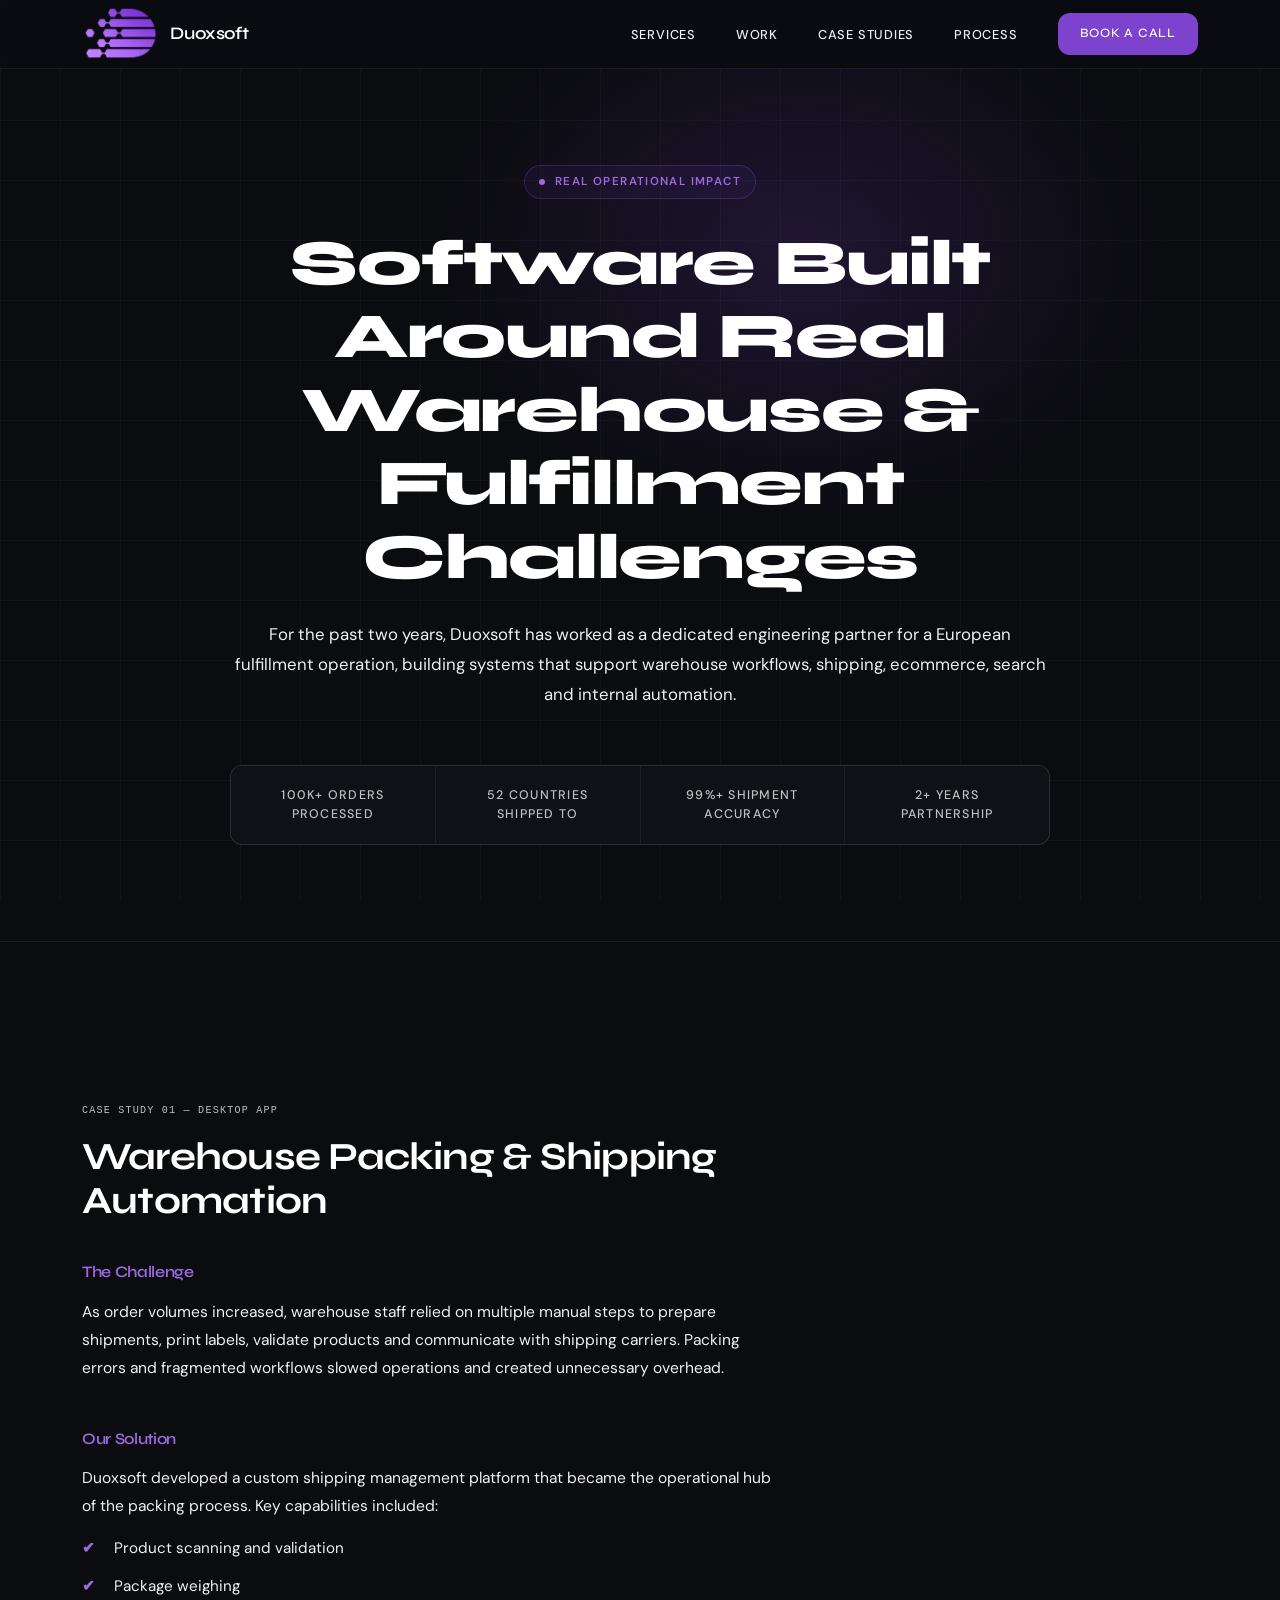
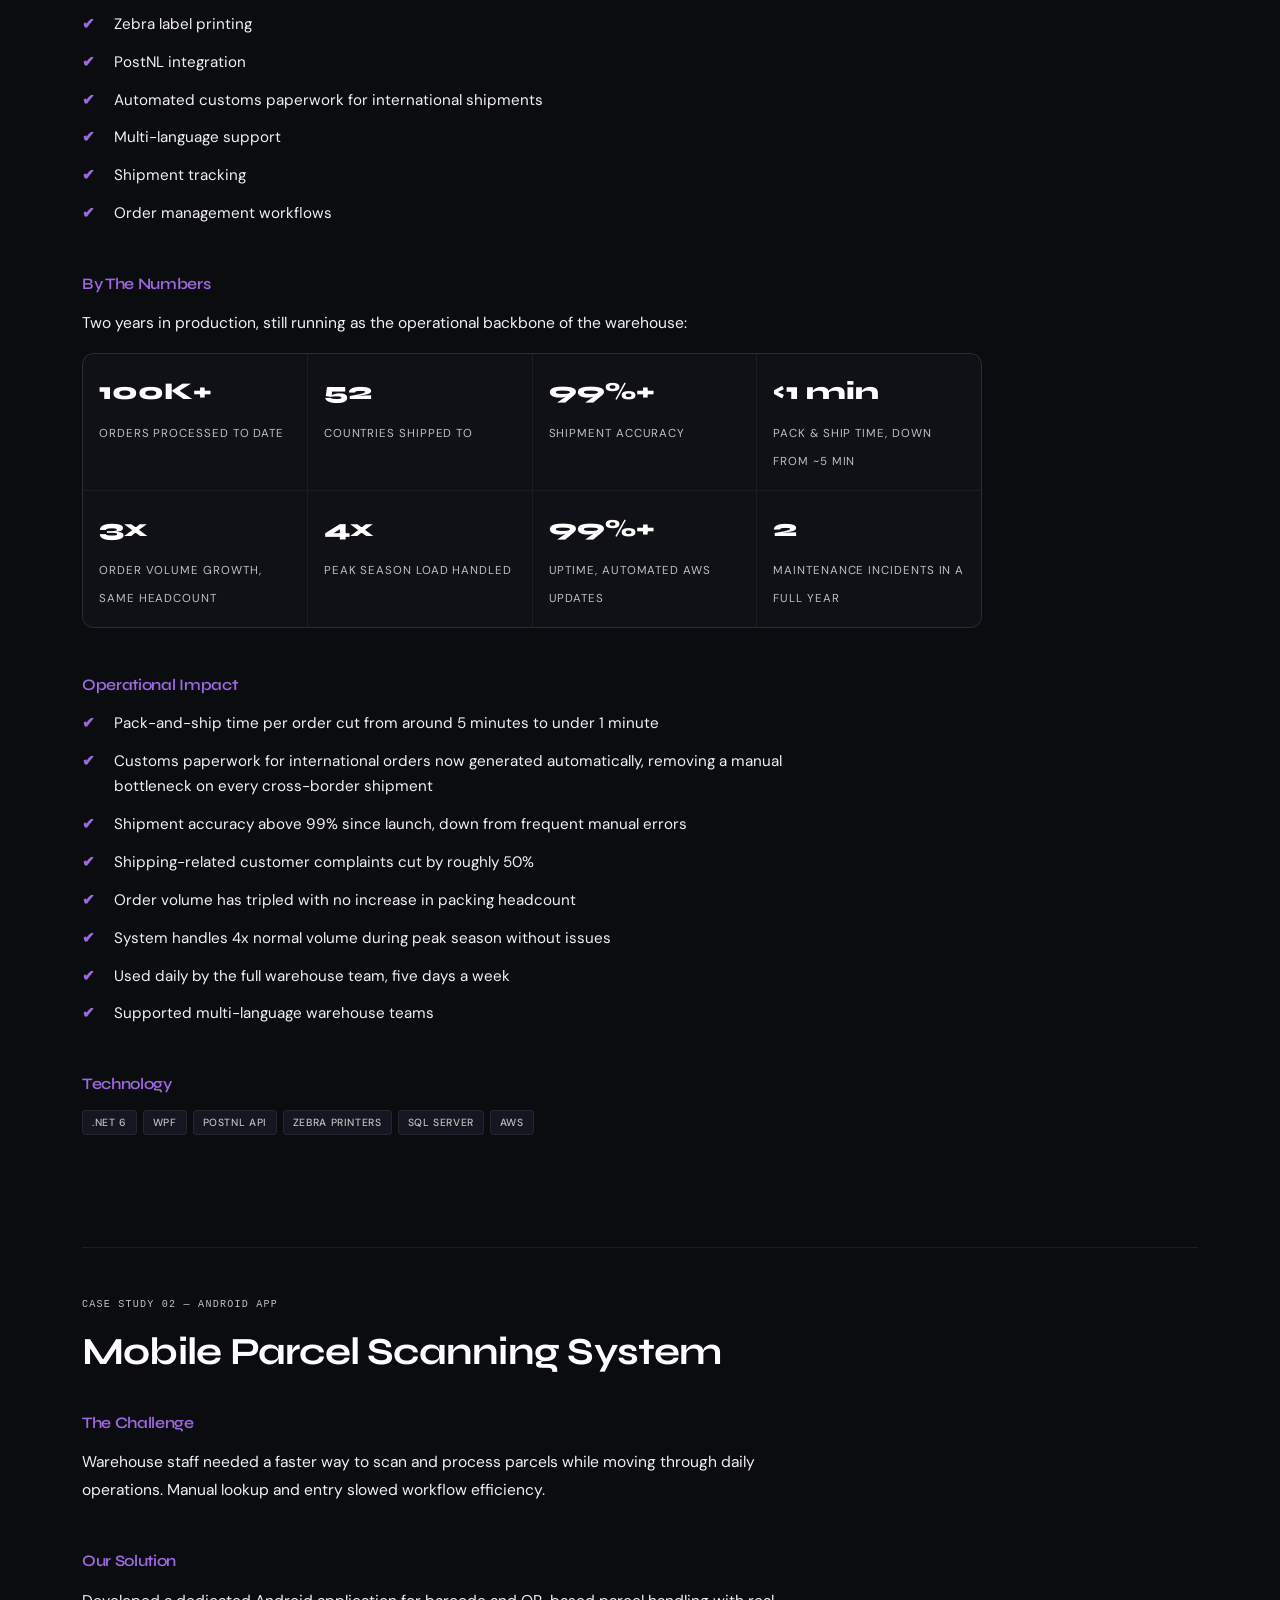
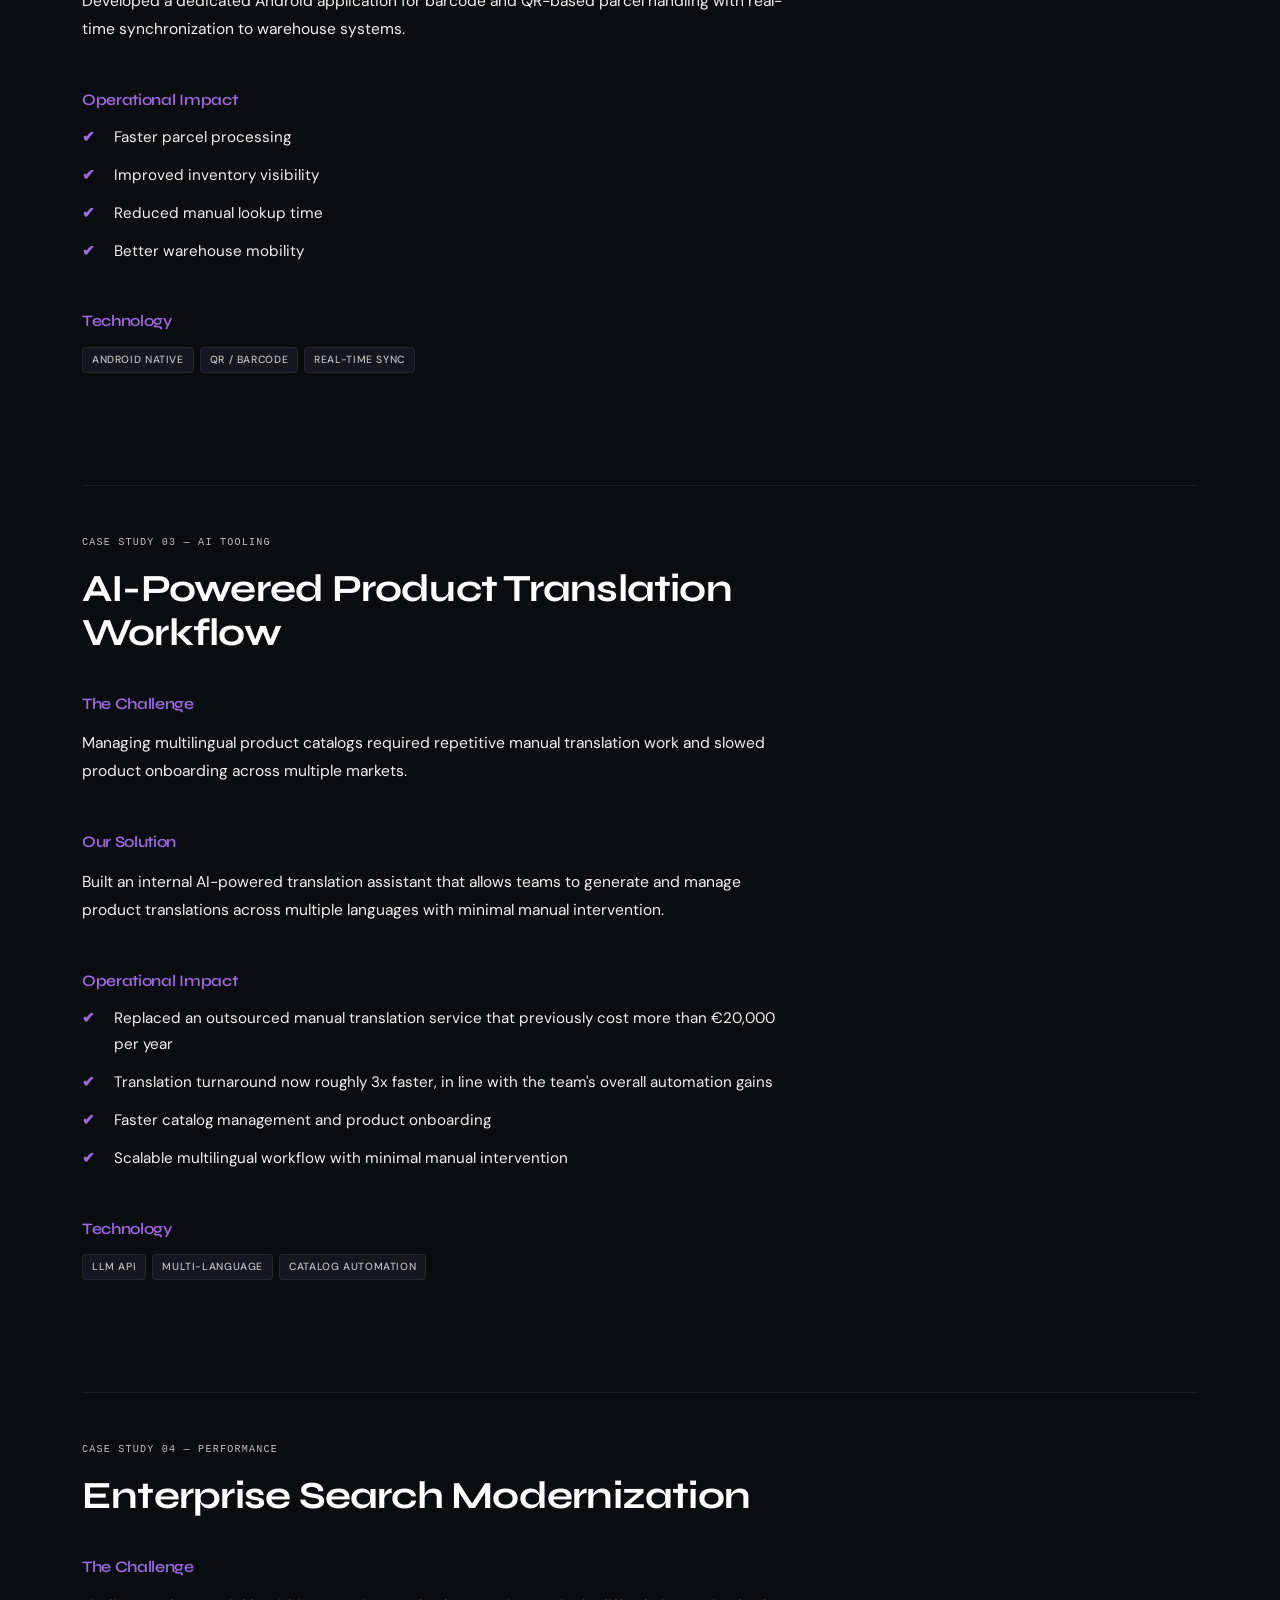
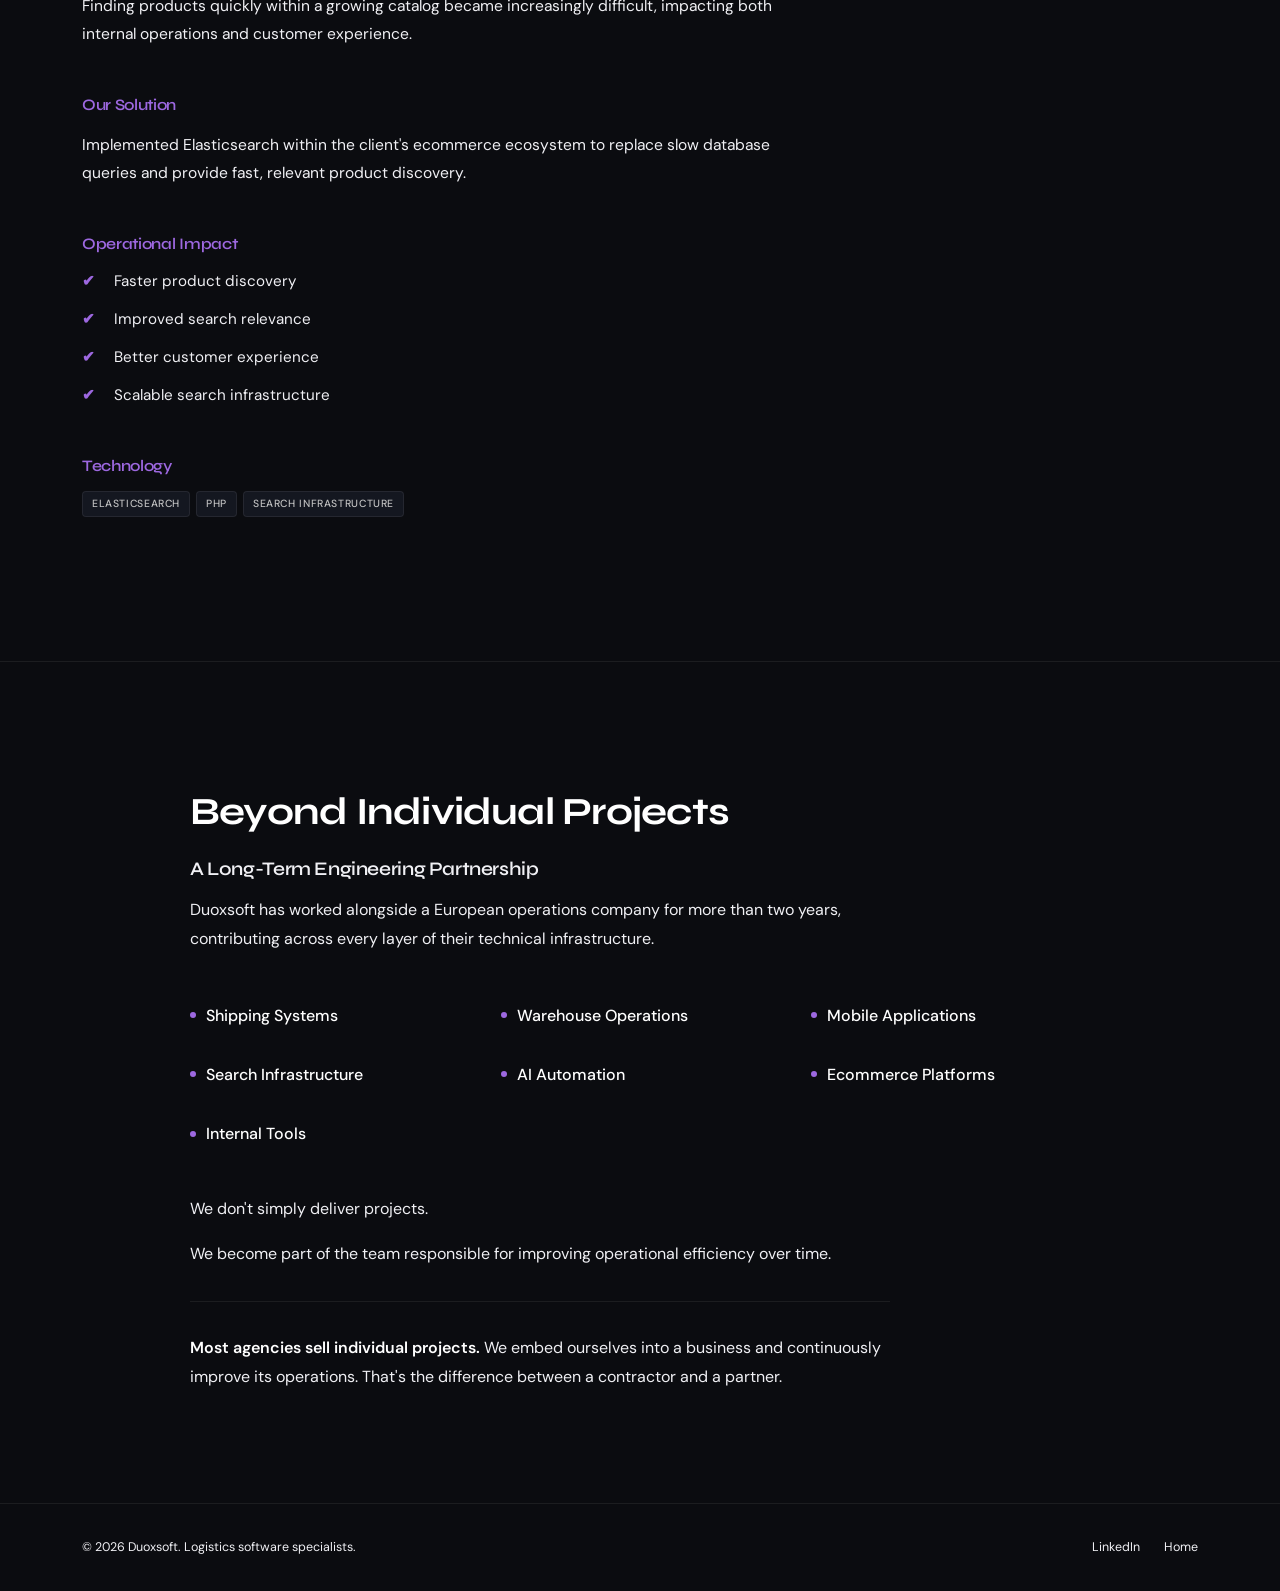
<file: case-studies.html>
<!DOCTYPE html>
<html lang="en" class="scroll-smooth">

<head>
    <meta charset="UTF-8" />
    <meta name="viewport" content="width=device-width, initial-scale=1.0" />
    <title>Case Studies — Duoxsoft</title>
    <link rel="preconnect" href="https://fonts.googleapis.com" />
    <link rel="preconnect" href="https://fonts.gstatic.com" crossorigin />
    <link
        href="https://fonts.googleapis.com/css2?family=Syne:wght@400;500;600;700;800&family=DM+Sans:ital,opsz,wght@0,9..40,300;0,9..40,400;0,9..40,500;1,9..40,300&display=swap"
        rel="stylesheet" />
    <style>
        *,
        *::before,
        *::after {
            box-sizing: border-box;
            margin: 0;
            padding: 0;
        }

        :root {
            --bg: #0b0c10;
            --bg-2: #0f1117;
            --bg-3: #141720;
            --border: rgba(255, 255, 255, 0.07);
            --border-md: rgba(255, 255, 255, 0.11);
            --text: #ffffff;
            --muted: #f0f0f4;
            --muted-2: #c0c0c0;
            --purple: #7d43ce;
            --purple-lt: #9d68e0;
            --purple-bg: rgba(125, 67, 206, 0.08);
            --purple-bg2: rgba(125, 67, 206, 0.14);
            --grid-line: rgba(255, 255, 255, 0.03);
            --radius: 12px;
            --radius-lg: 18px;
        }

        html {
            font-size: 16px;
        }

        body {
            background: var(--bg);
            color: var(--text);
            font-family: 'DM Sans', sans-serif;
            font-weight: 400;
            line-height: 1.7;
            overflow-x: hidden;
            -webkit-font-smoothing: antialiased;
        }

        body::before {
            content: '';
            position: fixed;
            inset: 0;
            background-image: linear-gradient(var(--grid-line) 1px, transparent 1px), linear-gradient(90deg, var(--grid-line) 1px, transparent 1px);
            background-size: 60px 60px;
            pointer-events: none;
            z-index: 0;
        }

        * {
            position: relative;
            z-index: 1;
        }

        h1,
        h2,
        h3,
        h4 {
            font-family: 'Syne', sans-serif;
            font-weight: 700;
            line-height: 1.15;
            letter-spacing: -0.02em;
            color: var(--text);
        }

        h1 {
            font-size: clamp(2.4rem, 5vw, 4rem);
            font-weight: 800;
        }

        h2 {
            font-size: clamp(1.75rem, 3vw, 2.5rem);
        }

        h3 {
            font-size: 1.1rem;
            font-weight: 600;
        }

        p {
            color: var(--muted);
            font-size: 0.975rem;
            line-height: 1.8;
        }

        a {
            text-decoration: none;
            color: inherit;
        }

        .container {
            max-width: 1180px;
            margin: 0 auto;
            padding: 0 2rem;
        }

        section {
            padding: 6rem 0;
        }

        /* NAV */
        nav {
            position: sticky;
            top: 0;
            z-index: 100;
            border-bottom: 1px solid var(--border);
            background: rgba(11, 12, 16, 0.88);
            backdrop-filter: blur(20px);
        }

        .nav-inner {
            max-width: 1180px;
            margin: 0 auto;
            padding: 0 2rem;
            height: 68px;
            display: flex;
            align-items: center;
            justify-content: space-between;
        }

        .nav-logo {
            display: flex;
            align-items: center;
            gap: 10px;
            justify-content: flex-start;
        }

        .nav-logo img {
            height: 60px;
            width: auto;
            display: block;
        }

        .nav-links {
            display: flex;
            align-items: center;
            gap: 2.5rem;
            list-style: none;
        }

        .nav-links a {
            font-size: 0.8rem;
            font-weight: 500;
            letter-spacing: 0.06em;
            text-transform: uppercase;
            color: var(--muted);
            transition: color 0.2s;
        }

        .nav-links a:hover {
            color: var(--text);
        }

        .nav-cta {
            display: inline-flex;
            align-items: center;
            gap: 8px;
            font-family: 'Syne', sans-serif;
            font-size: 0.8rem;
            font-weight: 600;
            letter-spacing: 0.05em;
            text-transform: uppercase;
            padding: 10px 22px;
            background: var(--purple);
            color: #fff !important;
            border-radius: var(--radius);
            transition: background 0.2s, transform 0.15s;
        }

        .nav-cta:hover {
            background: var(--purple-lt);
            transform: translateY(-1px);
        }

        .hamburger {
            display: none;
            flex-direction: column;
            gap: 5px;
            cursor: pointer;
            padding: 4px;
        }

        .hamburger span {
            display: block;
            width: 22px;
            height: 2px;
            background: var(--muted);
            border-radius: 2px;
        }

        /* HERO */
        .hero {
            overflow: hidden;
        }

        .hero-glow {
            position: absolute;
            top: -120px;
            left: 50%;
            transform: translateX(-30%);
            width: 800px;
            height: 600px;
            background: radial-gradient(ellipse at center, rgba(125, 67, 206, 0.18) 0%, transparent 65%);
            pointer-events: none;
            z-index: 0;
        }

        .hero-content {
            max-width: 820px;
            margin: 0 auto;
            text-align: center;
        }

        .hero-eyebrow {
            display: inline-flex;
            align-items: center;
            gap: 10px;
            font-size: 0.72rem;
            font-weight: 600;
            letter-spacing: 0.12em;
            text-transform: uppercase;
            color: var(--purple-lt);
            border: 1px solid rgba(125, 67, 206, 0.3);
            background: var(--purple-bg);
            padding: 6px 14px;
            border-radius: 40px;
            margin-bottom: 1.75rem;
        }

        .hero-eyebrow .dot {
            width: 6px;
            height: 6px;
            border-radius: 50%;
            background: var(--purple-lt);
            animation: blink 2s infinite;
        }

        @keyframes blink {

            0%,
            100% {
                opacity: 1;
                transform: scale(1)
            }

            50% {
                opacity: 0.4;
                transform: scale(0.7)
            }
        }

        .hero h1 {
            margin-bottom: 1.5rem;
        }

        .hero h1 em {
            font-style: normal;
            color: transparent;
            -webkit-text-stroke: 1.5px var(--purple-lt);
        }

        .hero-desc {
            font-size: 1.05rem;
            color: var(--muted);
            margin-bottom: 2.5rem;
        }

        .hero-stats {
            display: grid;
            grid-template-columns: repeat(4, 1fr);
            gap: 1px;
            background: var(--border);
            border: 1px solid var(--border);
            border-radius: var(--radius);
            overflow: hidden;
            margin-top: 3.5rem;
        }

        .stat {
            background: var(--bg-2);
            padding: 1.25rem 1rem;
        }

        .stat-label {
            font-size: 0.78rem;
            text-transform: uppercase;
            letter-spacing: 0.1em;
            color: var(--muted-2);
            font-weight: 500;
            line-height: 1.5;
        }

        .divider {
            border: none;
            border-top: 1px solid var(--border);
        }

        .section-eyebrow {
            display: inline-block;
            font-size: 0.7rem;
            font-weight: 600;
            letter-spacing: 0.14em;
            text-transform: uppercase;
            color: var(--purple-lt);
            margin-bottom: 1rem;
        }

        .tag {
            font-size: 0.65rem;
            font-weight: 500;
            text-transform: uppercase;
            letter-spacing: 0.06em;
            padding: 3px 9px;
            border-radius: 4px;
            background: var(--bg-3);
            border: 1px solid var(--border);
            color: var(--muted-2);
        }

        /* CASE STUDY CARDS */
        .case-studies-grid {
            display: grid;
            grid-template-columns: 1fr;
            gap: 4rem;
            margin-top: 4rem;
        }

        .case-study {
            border-top: 1px solid var(--border);
            padding-top: 3rem;
        }

        .case-study:first-child {
            border-top: none;
            padding-top: 0;
        }

        .case-study-number {
            font-family: monospace;
            font-size: 0.63rem;
            letter-spacing: 0.12em;
            text-transform: uppercase;
            color: var(--muted-2);
            margin-bottom: 1rem;
        }

        .case-study h2 {
            margin-bottom: 2.5rem;
            max-width: 700px;
        }

        .case-study-section {
            margin-bottom: 3rem;
        }

        .case-study-section h3 {
            font-size: 1rem;
            margin-bottom: 1rem;
            color: var(--purple-lt);
        }

        .case-study-section p {
            max-width: 700px;
            margin-bottom: 1rem;
        }

        .impact-list {
            list-style: none;
            max-width: 700px;
        }

        .impact-list li {
            display: flex;
            align-items: flex-start;
            gap: 12px;
            margin-bottom: 0.75rem;
            color: var(--muted);
            font-size: 0.95rem;
        }

        .impact-list li::before {
            content: '✔';
            flex-shrink: 0;
            color: var(--purple-lt);
            font-weight: 600;
            min-width: 20px;
        }

        .tech-stack {
            display: flex;
            flex-wrap: wrap;
            gap: 6px;
            margin-top: 0.75rem;
            max-width: 700px;
        }

        /* STAT STRIP (numbers snapshot inside a case study) */
        .stat-strip {
            display: grid;
            grid-template-columns: repeat(4, 1fr);
            gap: 1px;
            background: var(--border);
            border: 1px solid var(--border);
            border-radius: var(--radius);
            overflow: hidden;
            max-width: 900px;
            margin-top: 0.5rem;
        }

        .stat-strip-item {
            background: var(--bg-2);
            padding: 1.1rem 1rem;
        }

        .stat-strip-num {
            display: block;
            font-family: 'Syne', sans-serif;
            font-weight: 800;
            font-size: 1.5rem;
            color: var(--text);
            margin-bottom: 0.35rem;
        }

        .stat-strip-label {
            font-size: 0.72rem;
            text-transform: uppercase;
            letter-spacing: 0.08em;
            color: var(--muted-2);
            line-height: 1.5;
        }

        /* PARTNERSHIP SECTION */
        .partnership-section {
            max-width: 900px;
            margin: 0 auto;
            padding-top: 2rem;
        }

        .partnership-section h2 {
            margin-bottom: 1.5rem;
        }

        .partnership-section p {
            max-width: 700px;
            margin-bottom: 2rem;
            font-size: 1rem;
        }

        .partnership-list {
            list-style: none;
            display: grid;
            grid-template-columns: repeat(auto-fit, minmax(250px, 1fr));
            gap: 2rem;
            margin: 3rem 0;
        }

        .partnership-list li {
            display: flex;
            align-items: center;
            gap: 10px;
            color: var(--text);
            font-weight: 500;
        }

        .partnership-list li::before {
            content: '';
            display: inline-block;
            width: 6px;
            height: 6px;
            background: var(--purple-lt);
            border-radius: 50%;
            flex-shrink: 0;
        }

        .partnership-closing {
            max-width: 700px;
            margin-top: 3rem;
        }

        .partnership-closing p {
            margin-bottom: 1rem;
        }

        .partnership-closing p strong {
            color: var(--text);
            font-weight: 600;
        }

        footer {
            border-top: 1px solid var(--border);
            padding: 2rem 0;
        }

        .footer-inner {
            max-width: 1180px;
            margin: 0 auto;
            padding: 0 2rem;
            display: flex;
            align-items: center;
            justify-content: space-between;
            flex-wrap: wrap;
            gap: 1rem;
        }

        .footer-inner p {
            font-size: 0.78rem;
        }

        .footer-links {
            display: flex;
            gap: 1.5rem;
        }

        .footer-links a {
            font-size: 0.78rem;
            color: var(--muted);
            transition: color 0.2s;
        }

        .footer-links a:hover {
            color: var(--text);
        }

        .fade-up {
            opacity: 0;
            transform: translateY(24px);
            transition: opacity 0.6s ease, transform 0.6s ease;
        }

        .fade-up.visible {
            opacity: 1;
            transform: none;
        }

        @media(max-width:960px) {
            .hero-stats {
                grid-template-columns: repeat(2, 1fr);
            }

            .partnership-list {
                grid-template-columns: 1fr;
            }

            .stat-strip {
                grid-template-columns: repeat(2, 1fr);
            }
        }

        @media(max-width:640px) {
            section {
                padding: 5rem 0;
            }

            .nav-links {
                display: none;
            }

            .hamburger {
                display: flex;
            }

            .hero-stats {
                grid-template-columns: 1fr;
            }

            .case-studies-grid {
                gap: 3rem;
            }

            .stat-strip {
                grid-template-columns: 1fr;
            }
        }
    </style>
</head>

<body>

    <nav>
        <div class="nav-inner">
            <a href="index.html" class="nav-logo">
                <img src="assets/DuoxsoftLogo.png" alt="Duoxsoft"
                    onerror="this.outerHTML='<span style=\'font-family:Syne,sans-serif;font-weight:800;font-size:1.1rem;letter-spacing:0.05em;color:#f0f0f4\'>DUOXSOFT</span>'" />
                <h3>Duoxsoft</h3>
            </a>
            <ul class="nav-links">
                <li><a href="index.html#services">Services</a></li>
                <li><a href="index.html#work">Work</a></li>
                <li><a href="case-studies.html">Case Studies</a></li>
                <li><a href="index.html#process">Process</a></li>
                <li><a href="index.html#contact" class="nav-cta">Book a call</a></li>
            </ul>
            <div class="hamburger"><span></span><span></span><span></span></div>
        </div>
    </nav>

    <!-- HERO -->
    <section class="hero">
        <div class="hero-glow"></div>
        <div class="container">
            <div class="hero-content fade-up">
                <div class="hero-eyebrow"><span class="dot"></span>Real Operational Impact</div>
                <h1>Software Built Around Real Warehouse &amp; Fulfillment Challenges</h1>
                <p class="hero-desc">For the past two years, Duoxsoft has worked as a dedicated engineering partner for
                    a European fulfillment operation, building systems that support warehouse workflows, shipping,
                    ecommerce, search and internal automation.</p>
                <div class="hero-stats">
                    <div class="stat">
                        <div class="stat-label">100K+ Orders<br>Processed</div>
                    </div>
                    <div class="stat">
                        <div class="stat-label">52 Countries<br>Shipped To</div>
                    </div>
                    <div class="stat">
                        <div class="stat-label">99%+ Shipment<br>Accuracy</div>
                    </div>
                    <div class="stat">
                        <div class="stat-label">2+ Years<br>Partnership</div>
                    </div>
                </div>
            </div>
        </div>
    </section>

    <hr class="divider" />

    <!-- CASE STUDIES -->
    <section>
        <div class="container">
            <div class="case-studies-grid">

                <!-- CASE STUDY 01 -->
                <div class="case-study fade-up">
                    <div class="case-study-number">Case Study 01 — Desktop App</div>
                    <h2>Warehouse Packing &amp; Shipping Automation</h2>

                    <div class="case-study-section">
                        <h3>The Challenge</h3>
                        <p>As order volumes increased, warehouse staff relied on multiple manual steps to prepare
                            shipments, print labels, validate products and communicate with shipping carriers. Packing
                            errors and fragmented workflows slowed operations and created unnecessary overhead.</p>
                    </div>

                    <div class="case-study-section">
                        <h3>Our Solution</h3>
                        <p>Duoxsoft developed a custom shipping management platform that became the operational hub of
                            the packing process. Key capabilities included:</p>
                        <ul class="impact-list" style="margin-top: 1rem;">
                            <li>Product scanning and validation</li>
                            <li>Package weighing</li>
                            <li>Zebra label printing</li>
                            <li>PostNL integration</li>
                            <li>Automated customs paperwork for international shipments</li>
                            <li>Multi-language support</li>
                            <li>Shipment tracking</li>
                            <li>Order management workflows</li>
                        </ul>
                    </div>

                    <div class="case-study-section">
                        <h3>By The Numbers</h3>
                        <p>Two years in production, still running as the operational backbone of the warehouse:</p>
                        <div class="stat-strip">
                            <div class="stat-strip-item">
                                <span class="stat-strip-num">100K+</span>
                                <span class="stat-strip-label">Orders Processed To Date</span>
                            </div>
                            <div class="stat-strip-item">
                                <span class="stat-strip-num">52</span>
                                <span class="stat-strip-label">Countries Shipped To</span>
                            </div>
                            <div class="stat-strip-item">
                                <span class="stat-strip-num">99%+</span>
                                <span class="stat-strip-label">Shipment Accuracy</span>
                            </div>
                            <div class="stat-strip-item">
                                <span class="stat-strip-num">&lt;1 min</span>
                                <span class="stat-strip-label">Pack &amp; Ship Time, Down From ~5 Min</span>
                            </div>
                            <div class="stat-strip-item">
                                <span class="stat-strip-num">3x</span>
                                <span class="stat-strip-label">Order Volume Growth, Same Headcount</span>
                            </div>
                            <div class="stat-strip-item">
                                <span class="stat-strip-num">4x</span>
                                <span class="stat-strip-label">Peak Season Load Handled</span>
                            </div>

                            <div class="stat-strip-item">
                                <span class="stat-strip-num">99%+</span>
                                <span class="stat-strip-label">Uptime, Automated AWS Updates</span>
                            </div>
                            <div class="stat-strip-item">
                                <span class="stat-strip-num">2</span>
                                <span class="stat-strip-label">Maintenance Incidents In A Full Year</span>
                            </div>
                        </div>
                    </div>

                    <div class="case-study-section">
                        <h3>Operational Impact</h3>
                        <ul class="impact-list">
                            <li>Pack-and-ship time per order cut from around 5 minutes to under 1 minute</li>
                            <li>Customs paperwork for international orders now generated automatically, removing a
                                manual bottleneck on every cross-border shipment</li>
                            <li>Shipment accuracy above 99% since launch, down from frequent manual errors</li>
                            <li>Shipping-related customer complaints cut by roughly 50%</li>
                            <li>Order volume has tripled with no increase in packing headcount</li>
                            <li>System handles 4x normal volume during peak season without issues</li>
                            <li>Used daily by the full warehouse team, five days a week</li>
                            <li>Supported multi-language warehouse teams</li>
                        </ul>
                    </div>

                    <div class="case-study-section">
                        <h3>Technology</h3>
                        <div class="tech-stack">
                            <span class="tag">.NET 6</span>
                            <span class="tag">WPF</span>
                            <span class="tag">PostNL API</span>
                            <span class="tag">Zebra Printers</span>
                            <span class="tag">SQL Server</span>
                            <span class="tag">AWS</span>
                        </div>
                    </div>
                </div>

                <!-- CASE STUDY 02 -->
                <div class="case-study fade-up">
                    <div class="case-study-number">Case Study 02 — Android App</div>
                    <h2>Mobile Parcel Scanning System</h2>

                    <div class="case-study-section">
                        <h3>The Challenge</h3>
                        <p>Warehouse staff needed a faster way to scan and process parcels while moving through daily
                            operations. Manual lookup and entry slowed workflow efficiency.</p>
                    </div>

                    <div class="case-study-section">
                        <h3>Our Solution</h3>
                        <p>Developed a dedicated Android application for barcode and QR-based parcel handling with
                            real-time synchronization to warehouse systems.</p>
                    </div>

                    <div class="case-study-section">
                        <h3>Operational Impact</h3>
                        <ul class="impact-list">
                            <li>Faster parcel processing</li>
                            <li>Improved inventory visibility</li>
                            <li>Reduced manual lookup time</li>
                            <li>Better warehouse mobility</li>
                        </ul>
                    </div>

                    <div class="case-study-section">
                        <h3>Technology</h3>
                        <div class="tech-stack">
                            <span class="tag">Android Native</span>
                            <span class="tag">QR / Barcode</span>
                            <span class="tag">Real-time Sync</span>
                        </div>
                    </div>
                </div>

                <!-- CASE STUDY 03 -->
                <div class="case-study fade-up">
                    <div class="case-study-number">Case Study 03 — AI Tooling</div>
                    <h2>AI-Powered Product Translation Workflow</h2>

                    <div class="case-study-section">
                        <h3>The Challenge</h3>
                        <p>Managing multilingual product catalogs required repetitive manual translation work and slowed
                            product onboarding across multiple markets.</p>
                    </div>

                    <div class="case-study-section">
                        <h3>Our Solution</h3>
                        <p>Built an internal AI-powered translation assistant that allows teams to generate and manage
                            product translations across multiple languages with minimal manual intervention.</p>
                    </div>

                    <div class="case-study-section">
                        <h3>Operational Impact</h3>
                        <ul class="impact-list">
                            <li>Replaced an outsourced manual translation service that previously cost more than
                                €20,000 per year</li>
                            <li>Translation turnaround now roughly 3x faster, in line with the team's overall
                                automation gains</li>
                            <li>Faster catalog management and product onboarding</li>
                            <li>Scalable multilingual workflow with minimal manual intervention</li>
                        </ul>
                    </div>

                    <div class="case-study-section">
                        <h3>Technology</h3>
                        <div class="tech-stack">
                            <span class="tag">LLM API</span>
                            <span class="tag">Multi-language</span>
                            <span class="tag">Catalog Automation</span>
                        </div>
                    </div>
                </div>

                <!-- CASE STUDY 04 -->
                <div class="case-study fade-up">
                    <div class="case-study-number">Case Study 04 — Performance</div>
                    <h2>Enterprise Search Modernization</h2>

                    <div class="case-study-section">
                        <h3>The Challenge</h3>
                        <p>Finding products quickly within a growing catalog became increasingly difficult, impacting
                            both internal operations and customer experience.</p>
                    </div>

                    <div class="case-study-section">
                        <h3>Our Solution</h3>
                        <p>Implemented Elasticsearch within the client's ecommerce ecosystem to replace slow database
                            queries and provide fast, relevant product discovery.</p>
                    </div>

                    <div class="case-study-section">
                        <h3>Operational Impact</h3>
                        <ul class="impact-list">
                            <li>Faster product discovery</li>
                            <li>Improved search relevance</li>
                            <li>Better customer experience</li>
                            <li>Scalable search infrastructure</li>
                        </ul>
                    </div>

                    <div class="case-study-section">
                        <h3>Technology</h3>
                        <div class="tech-stack">
                            <span class="tag">Elasticsearch</span>
                            <span class="tag">PHP</span>
                            <span class="tag">Search Infrastructure</span>
                        </div>
                    </div>
                </div>

            </div>
        </div>
    </section>

    <hr class="divider" />

    <!-- PARTNERSHIP SECTION -->
    <section>
        <div class="container">
            <div class="partnership-section fade-up">
                <h2>Beyond Individual Projects</h2>
                <h3 style="font-size: 1.2rem; font-weight: 600; color: var(--muted); margin-bottom: 1rem;">A Long-Term
                    Engineering Partnership</h3>
                <p>Duoxsoft has worked alongside a European operations company for more than two years, contributing
                    across every layer of their technical infrastructure.</p>

                <ul class="partnership-list">
                    <li>Shipping Systems</li>
                    <li>Warehouse Operations</li>
                    <li>Mobile Applications</li>
                    <li>Search Infrastructure</li>
                    <li>AI Automation</li>
                    <li>Ecommerce Platforms</li>
                    <li>Internal Tools</li>
                </ul>

                <div class="partnership-closing">
                    <p>We don't simply deliver projects.</p>
                    <p>We become part of the team responsible for improving operational efficiency over time.</p>
                    <p style="margin-top: 2rem; padding-top: 2rem; border-top: 1px solid var(--border);"><strong>Most
                            agencies sell individual projects.</strong> We embed ourselves into a business and
                        continuously improve its operations. That's the difference between a contractor and a partner.
                    </p>
                </div>
            </div>
        </div>
    </section>

    <footer>
        <div class="footer-inner">
            <p style="color:var(--muted);">&copy; 2026 Duoxsoft. Logistics software specialists.</p>
            <div class="footer-links"><a href="https://linkedin.com">LinkedIn</a><a href="index.html">Home</a></div>
        </div>
    </footer>

    <script>
        const obs = new IntersectionObserver(entries => entries.forEach(e => { if (e.isIntersecting) e.target.classList.add('visible'); }), { threshold: 0.08 });
        document.querySelectorAll('.fade-up').forEach(el => obs.observe(el));
    </script>
</body>

</html>
</file>
